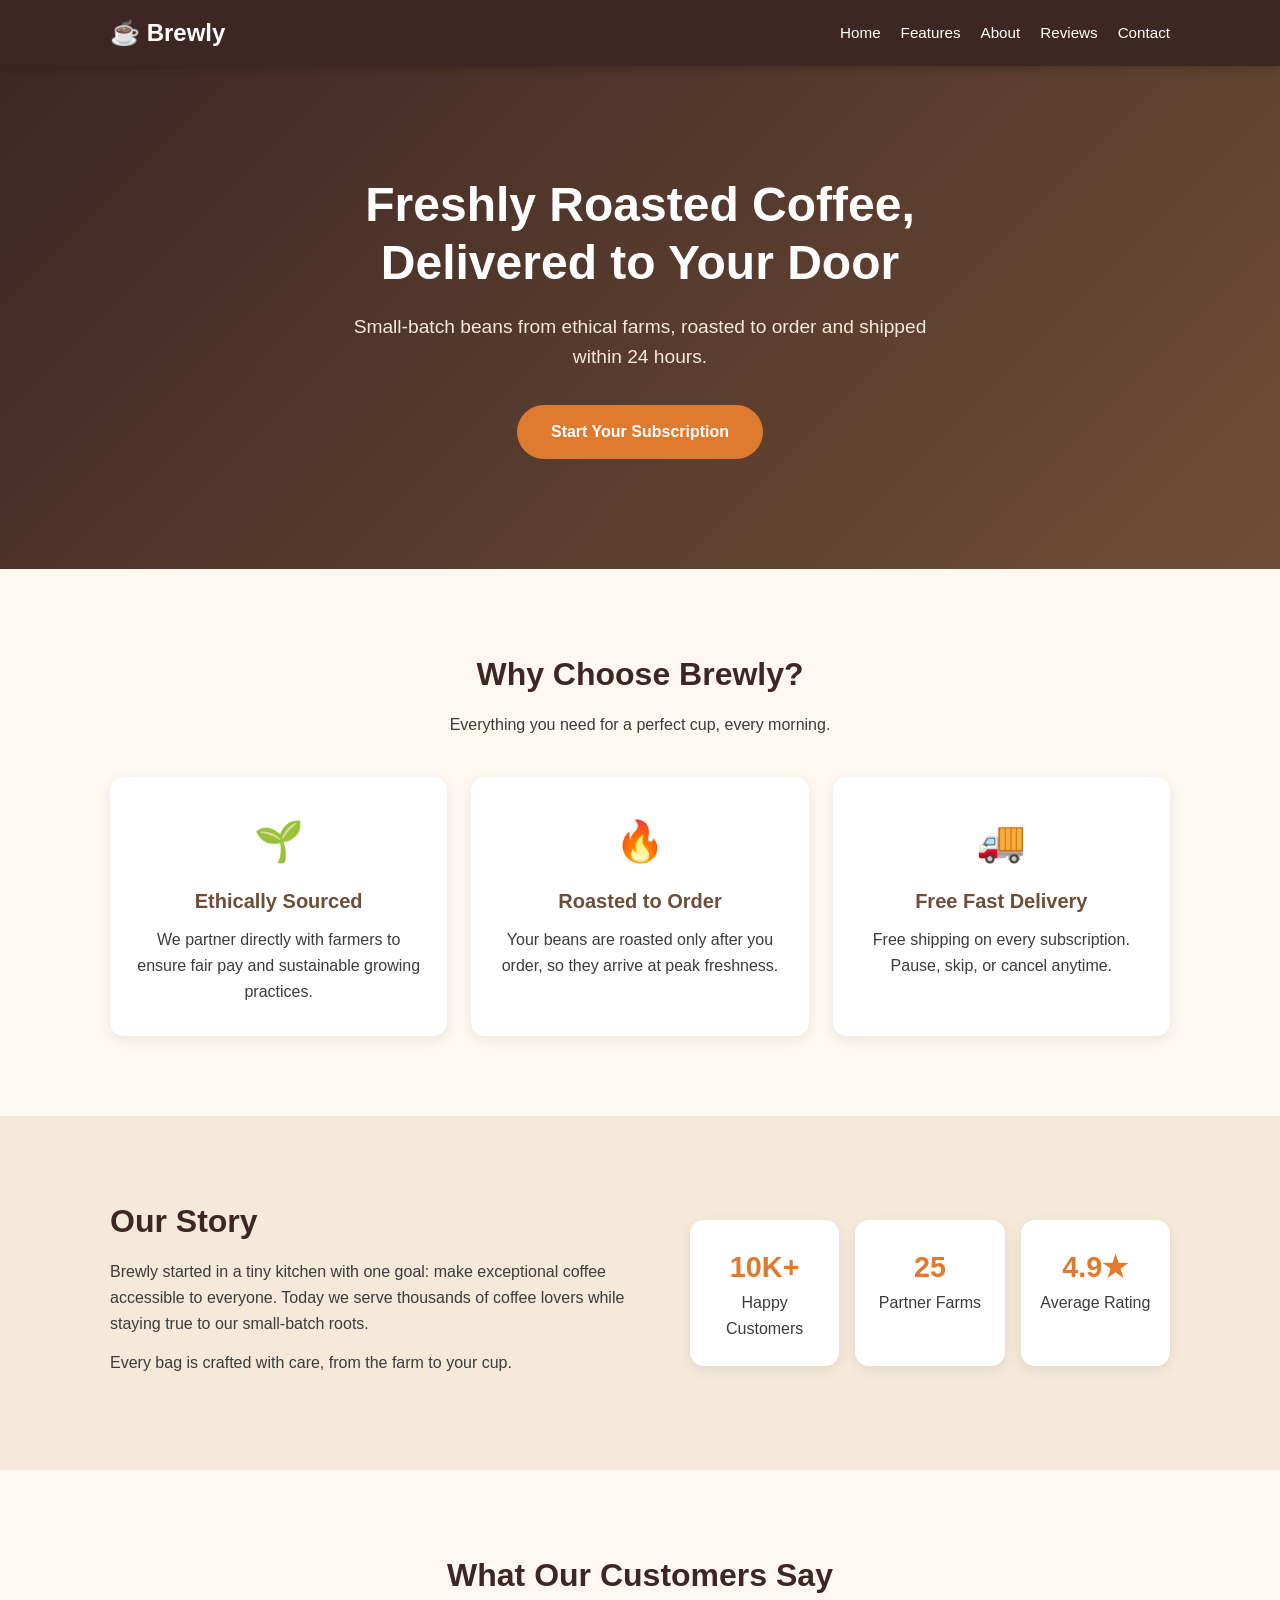
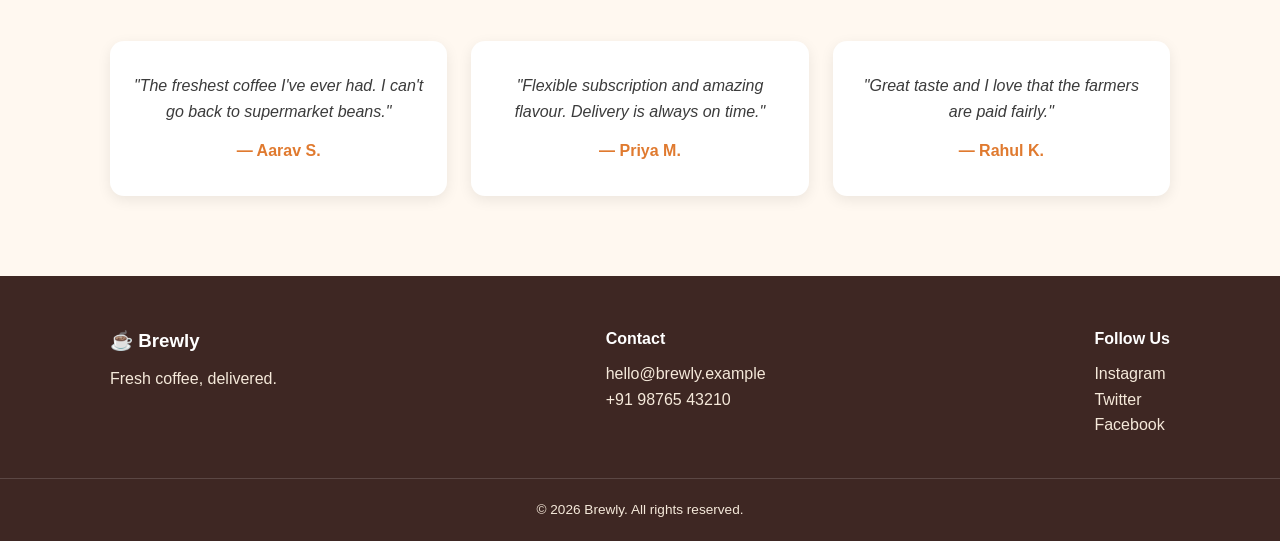
<file: 1.Landing Page/index.html>
<!DOCTYPE html>
<html lang="en">
<head>
  <meta charset="UTF-8">
  <meta name="viewport" content="width=device-width, initial-scale=1.0">
  <title>Brewly | Fresh Coffee, Delivered</title>
  <link rel="stylesheet" href="style.css">
</head>
<body>

  <!-- Navigation -->
  <header class="navbar">
    <div class="container nav-inner">
      <a href="#home" class="logo">☕ Brewly</a>
      <nav>
        <ul class="nav-links">
          <li><a href="#home">Home</a></li>
          <li><a href="#features">Features</a></li>
          <li><a href="#about">About</a></li>
          <li><a href="#testimonials">Reviews</a></li>
          <li><a href="#contact">Contact</a></li>
        </ul>
      </nav>
    </div>
  </header>

  <!-- Hero -->
  <section class="hero" id="home">
    <div class="container hero-content">
      <h1>Freshly Roasted Coffee,<br>Delivered to Your Door</h1>
      <p>Small-batch beans from ethical farms, roasted to order and shipped within 24 hours.</p>
      <a href="#features" class="btn">Start Your Subscription</a>
    </div>
  </section>

  <!-- Features -->
  <section class="section" id="features">
    <div class="container">
      <h2 class="section-title">Why Choose Brewly?</h2>
      <p class="section-sub">Everything you need for a perfect cup, every morning.</p>
      <div class="grid">
        <article class="card">
          <div class="icon">🌱</div>
          <h3>Ethically Sourced</h3>
          <p>We partner directly with farmers to ensure fair pay and sustainable growing practices.</p>
        </article>
        <article class="card">
          <div class="icon">🔥</div>
          <h3>Roasted to Order</h3>
          <p>Your beans are roasted only after you order, so they arrive at peak freshness.</p>
        </article>
        <article class="card">
          <div class="icon">🚚</div>
          <h3>Free Fast Delivery</h3>
          <p>Free shipping on every subscription. Pause, skip, or cancel anytime.</p>
        </article>
      </div>
    </div>
  </section>

  <!-- About -->
  <section class="section section-alt" id="about">
    <div class="container about">
      <div class="about-text">
        <h2 class="section-title left">Our Story</h2>
        <p>Brewly started in a tiny kitchen with one goal: make exceptional coffee accessible to everyone. Today we serve thousands of coffee lovers while staying true to our small-batch roots.</p>
        <p>Every bag is crafted with care, from the farm to your cup.</p>
      </div>
      <div class="about-stats">
        <div class="stat"><strong>10K+</strong><span>Happy Customers</span></div>
        <div class="stat"><strong>25</strong><span>Partner Farms</span></div>
        <div class="stat"><strong>4.9★</strong><span>Average Rating</span></div>
      </div>
    </div>
  </section>

  <!-- Testimonials -->
  <section class="section" id="testimonials">
    <div class="container">
      <h2 class="section-title">What Our Customers Say</h2>
      <div class="grid">
        <blockquote class="card quote">
          <p>"The freshest coffee I've ever had. I can't go back to supermarket beans."</p>
          <cite>— Aarav S.</cite>
        </blockquote>
        <blockquote class="card quote">
          <p>"Flexible subscription and amazing flavour. Delivery is always on time."</p>
          <cite>— Priya M.</cite>
        </blockquote>
        <blockquote class="card quote">
          <p>"Great taste and I love that the farmers are paid fairly."</p>
          <cite>— Rahul K.</cite>
        </blockquote>
      </div>
    </div>
  </section>

  <!-- Footer -->
  <footer class="footer" id="contact">
    <div class="container footer-inner">
      <div>
        <h3>☕ Brewly</h3>
        <p>Fresh coffee, delivered.</p>
      </div>
      <div>
        <h4>Contact</h4>
        <p>hello@brewly.example</p>
        <p>+91 98765 43210</p>
      </div>
      <div>
        <h4>Follow Us</h4>
        <p><a href="#">Instagram</a></p>
        <p><a href="#">Twitter</a></p>
        <p><a href="#">Facebook</a></p>
      </div>
    </div>
    <p class="copyright">&copy; 2026 Brewly. All rights reserved.</p>
  </footer>

</body>
</html>
</file>
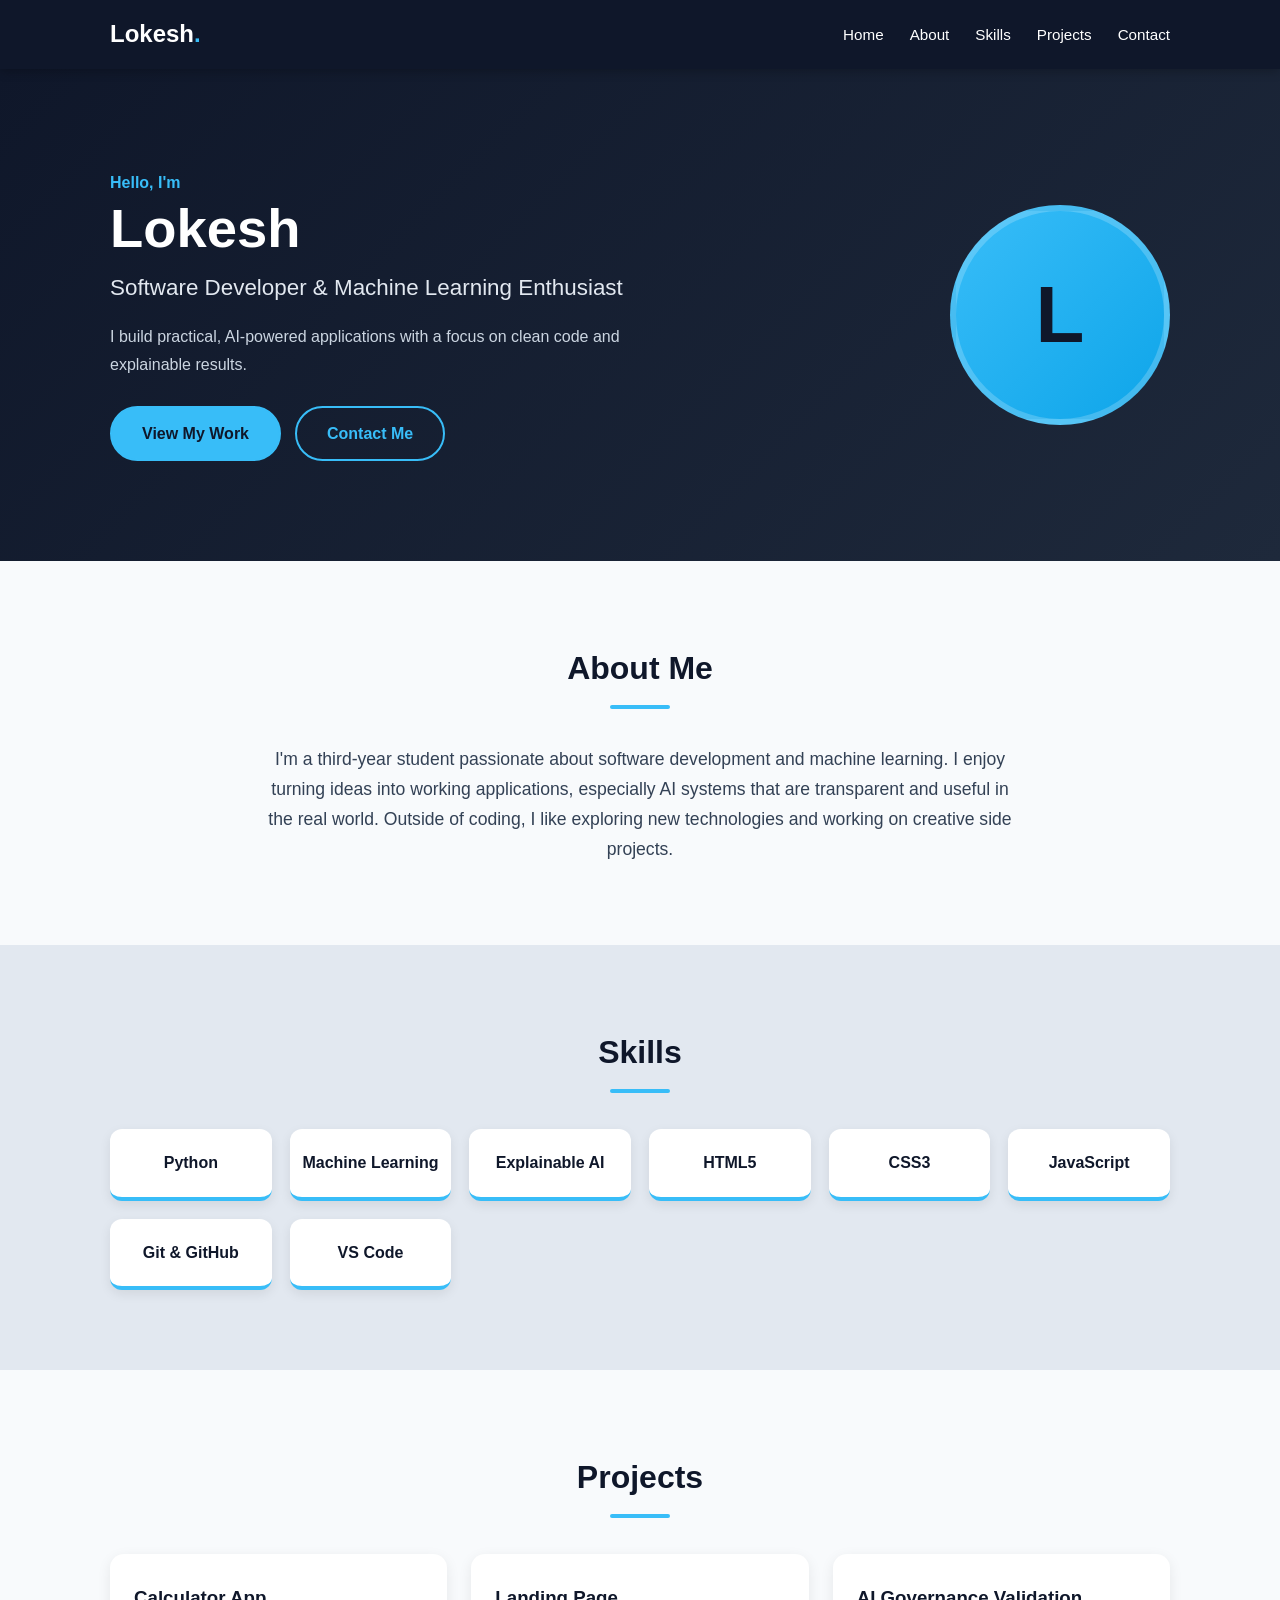
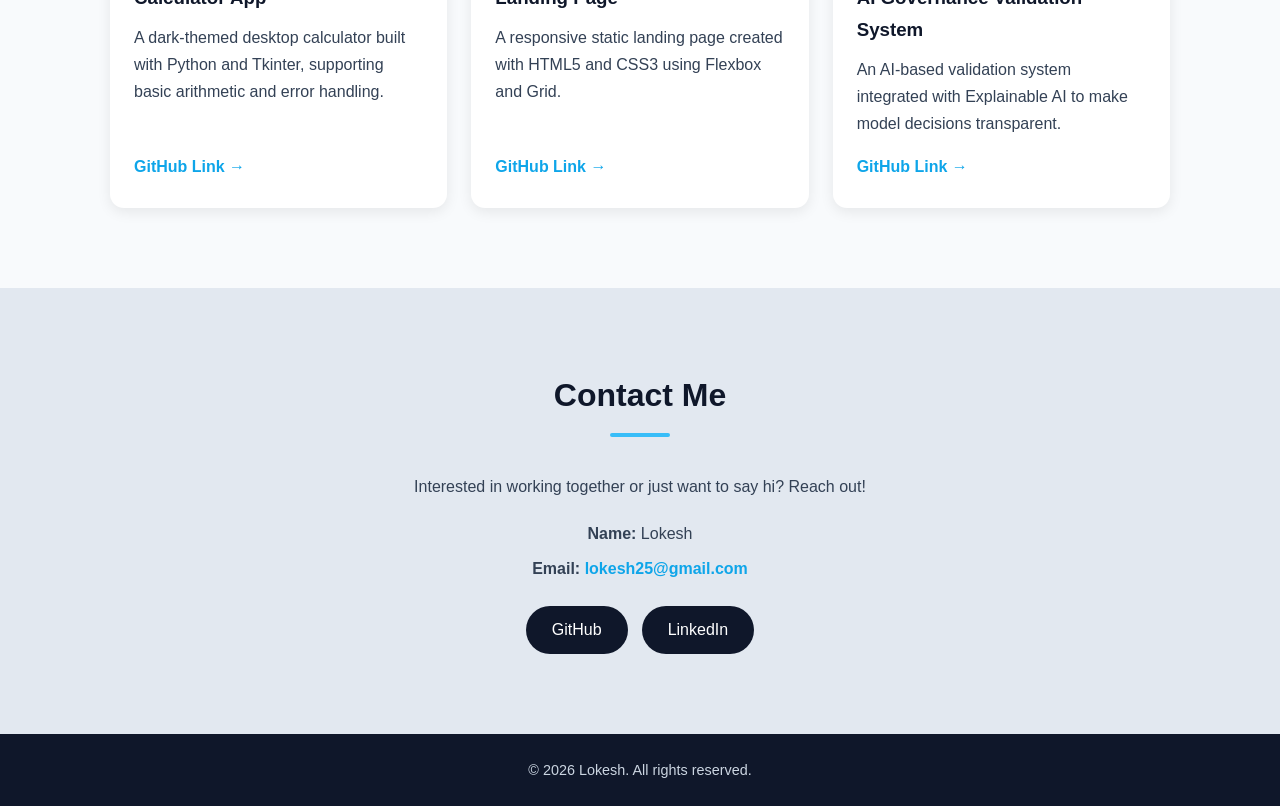
<file: 2.Portfolio/index.html>
<!DOCTYPE html>
<html lang="en">
<head>
  <meta charset="UTF-8">
  <meta name="viewport" content="width=device-width, initial-scale=1.0">
  <title>Lokesh | Portfolio</title>
  <link rel="stylesheet" href="style.css">
</head>
<body>

  <!-- Navigation -->
  <header class="navbar">
    <div class="container nav-inner">
      <a href="#home" class="logo">Lokesh<span>.</span></a>
      <button class="menu-toggle" id="menuToggle" aria-label="Toggle menu">☰</button>
      <nav>
        <ul class="nav-links" id="navLinks">
          <li><a href="#home">Home</a></li>
          <li><a href="#about">About</a></li>
          <li><a href="#skills">Skills</a></li>
          <li><a href="#projects">Projects</a></li>
          <li><a href="#contact">Contact</a></li>
        </ul>
      </nav>
    </div>
  </header>

  <!-- Hero / Profile -->
  <section class="hero" id="home">
    <div class="container hero-inner">
      <div class="hero-text">
        <p class="hello">Hello, I'm</p>
        <h1>Lokesh</h1>
        <h2>Software Developer &amp; Machine Learning Enthusiast</h2>
        <p class="hero-desc">I build practical, AI-powered applications with a focus on clean code and explainable results.</p>
        <div class="hero-buttons">
          <a href="#projects" class="btn">View My Work</a>
          <a href="#contact" class="btn btn-outline">Contact Me</a>
        </div>
      </div>
      <div class="avatar" aria-label="Profile photo placeholder">L</div>
    </div>
  </section>

  <!-- About -->
  <section class="section" id="about">
    <div class="container">
      <h2 class="section-title">About Me</h2>
      <p class="about-text">
        I'm a third-year student passionate about software development and machine learning.
        I enjoy turning ideas into working applications, especially AI systems that are transparent and useful in the real world.
        Outside of coding, I like exploring new technologies and working on creative side projects.
      </p>
    </div>
  </section>

  <!-- Skills -->
  <section class="section section-alt" id="skills">
    <div class="container">
      <h2 class="section-title">Skills</h2>
      <div class="skills-grid">
        <div class="skill">Python</div>
        <div class="skill">Machine Learning</div>
        <div class="skill">Explainable AI</div>
        <div class="skill">HTML5</div>
        <div class="skill">CSS3</div>
        <div class="skill">JavaScript</div>
        <div class="skill">Git &amp; GitHub</div>
        <div class="skill">VS Code</div>
      </div>
    </div>
  </section>

  <!-- Projects -->
  <section class="section" id="projects">
    <div class="container">
      <h2 class="section-title">Projects</h2>
      <div class="projects-grid">
        <article class="project-card">
          <h3>Calculator App</h3>
          <p>A dark-themed desktop calculator built with Python and Tkinter, supporting basic arithmetic and error handling.</p>
          <a href="https://github.com/lokesh200625/OIBSIP" target="_blank" rel="noopener">GitHub Link →</a>
        </article>
        <article class="project-card">
          <h3>Landing Page</h3>
          <p>A responsive static landing page created with HTML5 and CSS3 using Flexbox and Grid.</p>
          <a href="https://github.com/lokesh200625/OIBSIP" target="_blank" rel="noopener">GitHub Link →</a>
        </article>
        <article class="project-card">
          <h3>AI Governance Validation System</h3>
          <p>An AI-based validation system integrated with Explainable AI to make model decisions transparent.</p>
          <a href="https://github.com/lokesh200625/OIBSIP" target="_blank" rel="noopener">GitHub Link →</a>
        </article>
      </div>
    </div>
  </section>

  <!-- Contact -->
  <section class="section section-alt" id="contact">
    <div class="container contact">
      <h2 class="section-title">Contact Me</h2>
      <p class="contact-sub">Interested in working together or just want to say hi? Reach out!</p>
      <p class="contact-info"><strong>Name:</strong> Lokesh</p>
      <p class="contact-info"><strong>Email:</strong> <a href="mailto:lokesh25@gmail.com">lokesh25@gmail.com</a></p>
      <div class="social">
        <a href="https://github.com/lokesh200625" target="_blank" rel="noopener">GitHub</a>
        <a href="https://www.linkedin.com/in/lokesh-r-778017333" target="_blank" rel="noopener">LinkedIn</a>
      </div>
    </div>
  </section>

  <!-- Footer -->
  <footer class="footer">
    <p>&copy; 2026 Lokesh. All rights reserved.</p>
  </footer>

  <script src="script.js"></script>
</body>
</html>
</file>
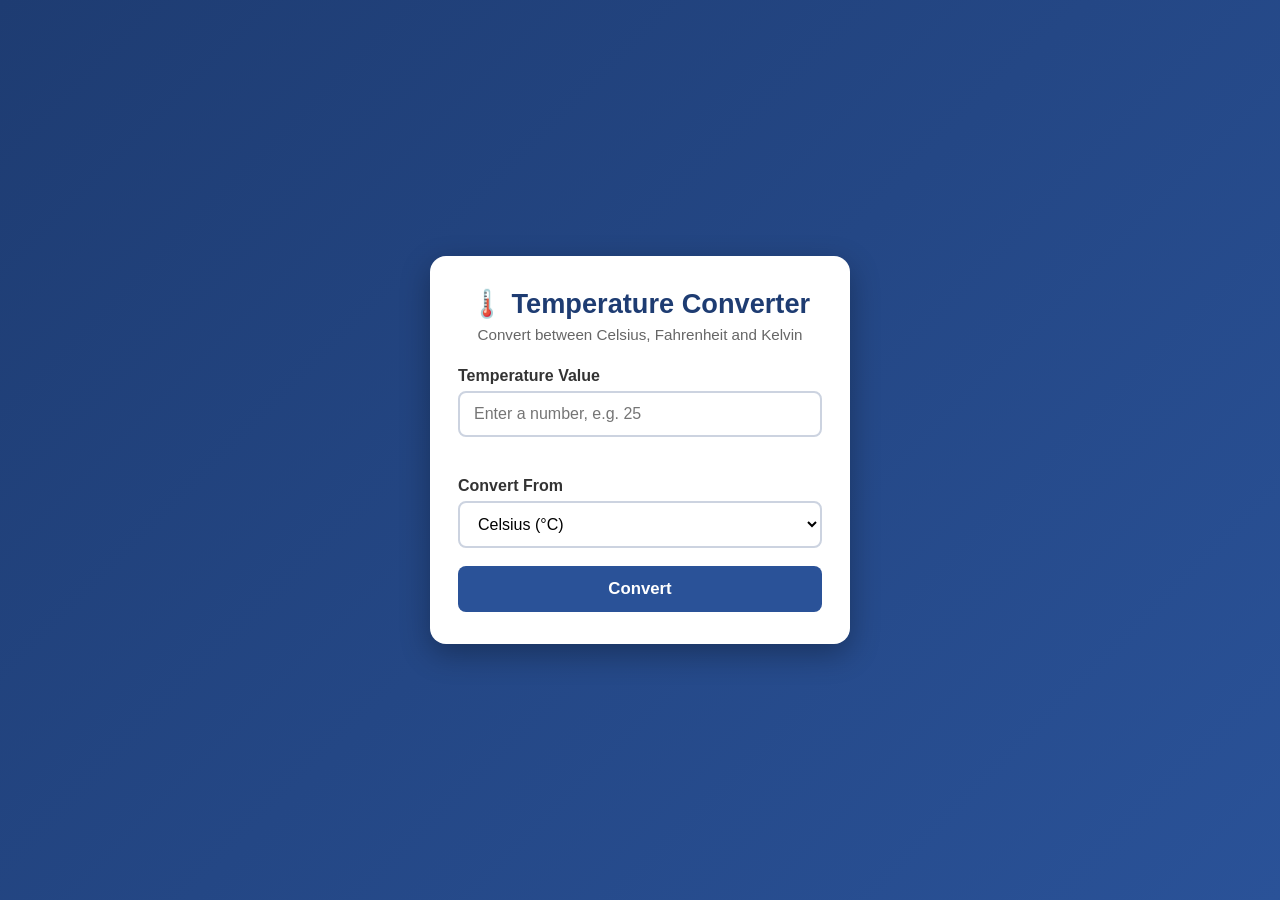
<file: 3.Temperature/index.html>
<!DOCTYPE html>
<html lang="en">
<head>
  <meta charset="UTF-8">
  <meta name="viewport" content="width=device-width, initial-scale=1.0">
  <title>Temperature Converter</title>
  <link rel="stylesheet" href="style.css">
</head>
<body>

  <main class="converter">
    <h1>🌡️ Temperature Converter</h1>
    <p class="subtitle">Convert between Celsius, Fahrenheit and Kelvin</p>

    <div class="form-group">
      <label for="tempInput">Temperature Value</label>
      <input type="text" id="tempInput" placeholder="Enter a number, e.g. 25" inputmode="decimal" autocomplete="off">
      <p class="error" id="errorMsg" role="alert"></p>
    </div>

    <div class="form-group">
      <label for="unitSelect">Convert From</label>
      <select id="unitSelect">
        <option value="C">Celsius (°C)</option>
        <option value="F">Fahrenheit (°F)</option>
        <option value="K">Kelvin (K)</option>
      </select>
    </div>

    <button id="convertBtn" type="button">Convert</button>

    <div class="result" id="result" hidden>
      <h2>Results</h2>
      <div class="result-row"><span>Celsius</span><strong id="resC">-</strong></div>
      <div class="result-row"><span>Fahrenheit</span><strong id="resF">-</strong></div>
      <div class="result-row"><span>Kelvin</span><strong id="resK">-</strong></div>
    </div>
  </main>

  <script src="script.js"></script>
</body>
</html>
</file>
<file: 1.Landing Page/style.css>
/* ---------- Reset & Variables ---------- */
*,
*::before,
*::after {
  box-sizing: border-box;
  margin: 0;
  padding: 0;
}

:root {
  --brown-dark: #3e2723;
  --brown: #6f4e37;
  --orange: #e07a2f;
  --cream: #fff8f0;
  --cream-dark: #f5e9da;
  --text: #3b3b3b;
  --white: #ffffff;
}

html {
  scroll-behavior: smooth;
  scroll-padding-top: 80px;
}

body {
  font-family: "Segoe UI", Arial, sans-serif;
  font-size: 16px;
  line-height: 1.6;
  color: var(--text);
  background: var(--cream);
}

a {
  text-decoration: none;
  color: inherit;
}

ul {
  list-style: none;
}

.container {
  width: 100%;
  max-width: 1100px;
  margin: 0 auto;
  padding: 0 20px;
}

/* ---------- Navbar ---------- */
.navbar {
  position: sticky;
  top: 0;
  z-index: 100;
  background: var(--brown-dark);
  color: var(--white);
  box-shadow: 0 2px 8px rgba(0, 0, 0, 0.2);
}

.nav-inner {
  display: flex;
  justify-content: space-between;
  align-items: center;
  flex-wrap: wrap;
  gap: 10px;
  padding-top: 14px;
  padding-bottom: 14px;
}

.logo {
  font-size: 1.5rem;
  font-weight: 700;
}

.nav-links {
  display: flex;
  flex-wrap: wrap;
  gap: 20px;
}

.nav-links a {
  font-size: 0.95rem;
  padding: 4px 0;
  border-bottom: 2px solid transparent;
  transition: color 0.2s, border-color 0.2s;
}

.nav-links a:hover {
  color: var(--orange);
  border-color: var(--orange);
}

/* ---------- Hero ---------- */
.hero {
  background: linear-gradient(135deg, var(--brown-dark), var(--brown));
  color: var(--white);
  text-align: center;
  padding: 110px 0;
}

.hero h1 {
  font-size: 3rem;
  line-height: 1.2;
  margin-bottom: 20px;
}

.hero p {
  font-size: 1.2rem;
  max-width: 600px;
  margin: 0 auto 32px;
  color: var(--cream-dark);
}

.btn {
  display: inline-block;
  background: var(--orange);
  color: var(--white);
  font-weight: 600;
  padding: 14px 34px;
  border-radius: 50px;
  transition: transform 0.2s, background 0.2s;
}

.btn:hover {
  background: #c9671f;
  transform: translateY(-2px);
}

/* ---------- Sections ---------- */
.section {
  padding: 80px 0;
}

.section-alt {
  background: var(--cream-dark);
}

.section-title {
  font-size: 2rem;
  text-align: center;
  color: var(--brown-dark);
  margin-bottom: 12px;
}

.section-title.left {
  text-align: left;
}

.section-sub {
  text-align: center;
  margin-bottom: 40px;
}

/* ---------- Cards Grid ---------- */
.grid {
  display: grid;
  grid-template-columns: repeat(auto-fit, minmax(260px, 1fr));
  gap: 24px;
  margin-top: 40px;
}

.card {
  background: var(--white);
  padding: 32px 24px;
  border-radius: 14px;
  box-shadow: 0 4px 14px rgba(0, 0, 0, 0.08);
  text-align: center;
  transition: transform 0.2s;
}

.card:hover {
  transform: translateY(-6px);
}

.card h3 {
  color: var(--brown);
  margin-bottom: 10px;
  font-size: 1.25rem;
}

.icon {
  font-size: 2.5rem;
  margin-bottom: 12px;
}

.quote p {
  font-style: italic;
  margin-bottom: 14px;
}

.quote cite {
  color: var(--orange);
  font-weight: 600;
  font-style: normal;
}

/* ---------- About ---------- */
.about {
  display: flex;
  flex-wrap: wrap;
  align-items: center;
  gap: 40px;
}

.about-text {
  flex: 1 1 360px;
}

.about-text p {
  margin-bottom: 14px;
}

.about-stats {
  flex: 1 1 300px;
  display: grid;
  grid-template-columns: repeat(auto-fit, minmax(120px, 1fr));
  gap: 16px;
}

.stat {
  background: var(--white);
  padding: 24px 12px;
  border-radius: 14px;
  text-align: center;
  box-shadow: 0 4px 14px rgba(0, 0, 0, 0.08);
}

.stat strong {
  display: block;
  font-size: 1.8rem;
  color: var(--orange);
}

/* ---------- Footer ---------- */
.footer {
  background: var(--brown-dark);
  color: var(--cream-dark);
  padding: 50px 0 20px;
}

.footer-inner {
  display: flex;
  flex-wrap: wrap;
  justify-content: space-between;
  gap: 30px;
}

.footer h3,
.footer h4 {
  color: var(--white);
  margin-bottom: 10px;
}

.footer a:hover {
  color: var(--orange);
}

.copyright {
  text-align: center;
  margin-top: 40px;
  padding-top: 20px;
  border-top: 1px solid rgba(255, 255, 255, 0.15);
  font-size: 0.85rem;
}

/* ---------- Responsive ---------- */
@media (max-width: 768px) {
  .hero {
    padding: 70px 0;
  }

  .hero h1 {
    font-size: 2.1rem;
  }

  .hero p {
    font-size: 1rem;
  }

  .section {
    padding: 56px 0;
  }

  .nav-inner {
    justify-content: center;
  }

  .nav-links {
    justify-content: center;
    gap: 14px;
  }
}
</file>
<file: 2.Portfolio/style.css>
/* ---------- Reset & Variables ---------- */
*,
*::before,
*::after {
  box-sizing: border-box;
  margin: 0;
  padding: 0;
}

:root {
  --navy: #0f172a;
  --navy-light: #1e293b;
  --accent: #38bdf8;
  --accent-dark: #0ea5e9;
  --bg: #f8fafc;
  --bg-alt: #e2e8f0;
  --text: #334155;
  --white: #ffffff;
}

html {
  scroll-behavior: smooth;
  scroll-padding-top: 70px;
}

body {
  font-family: "Poppins", "Segoe UI", Arial, sans-serif;
  font-size: 16px;
  line-height: 1.7;
  color: var(--text);
  background: var(--bg);
}

a {
  text-decoration: none;
  color: inherit;
}

ul {
  list-style: none;
}

.container {
  width: 100%;
  max-width: 1100px;
  margin: 0 auto;
  padding: 0 20px;
}

/* ---------- Navbar ---------- */
.navbar {
  position: sticky;
  top: 0;
  z-index: 100;
  background: var(--navy);
  color: var(--white);
  box-shadow: 0 2px 10px rgba(0, 0, 0, 0.25);
}

.nav-inner {
  display: flex;
  justify-content: space-between;
  align-items: center;
  padding-top: 14px;
  padding-bottom: 14px;
}

.logo {
  font-size: 1.5rem;
  font-weight: 700;
}

.logo span {
  color: var(--accent);
}

.nav-links {
  display: flex;
  gap: 26px;
}

.nav-links a {
  font-size: 0.95rem;
  padding: 4px 0;
  border-bottom: 2px solid transparent;
  transition: color 0.2s, border-color 0.2s;
}

.nav-links a:hover {
  color: var(--accent);
  border-color: var(--accent);
}

.menu-toggle {
  display: none;
  background: none;
  border: none;
  color: var(--white);
  font-size: 1.8rem;
  cursor: pointer;
}

/* ---------- Hero ---------- */
.hero {
  background: linear-gradient(135deg, var(--navy), var(--navy-light));
  color: var(--white);
  padding: 100px 0;
}

.hero-inner {
  display: flex;
  align-items: center;
  justify-content: space-between;
  flex-wrap: wrap;
  gap: 40px;
}

.hero-text {
  flex: 1 1 420px;
}

.hello {
  color: var(--accent);
  font-weight: 600;
}

.hero h1 {
  font-size: 3.4rem;
  line-height: 1.2;
}

.hero h2 {
  font-size: 1.4rem;
  font-weight: 500;
  color: var(--bg-alt);
  margin: 8px 0 16px;
}

.hero-desc {
  max-width: 520px;
  margin-bottom: 28px;
  color: #cbd5e1;
}

.hero-buttons {
  display: flex;
  flex-wrap: wrap;
  gap: 14px;
}

.btn {
  display: inline-block;
  background: var(--accent);
  color: var(--navy);
  font-weight: 600;
  padding: 12px 30px;
  border: 2px solid var(--accent);
  border-radius: 50px;
  transition: background 0.2s, color 0.2s, transform 0.2s;
}

.btn:hover {
  background: var(--accent-dark);
  border-color: var(--accent-dark);
  transform: translateY(-2px);
}

.btn-outline {
  background: transparent;
  color: var(--accent);
}

.btn-outline:hover {
  color: var(--navy);
}

.avatar {
  width: 220px;
  height: 220px;
  border-radius: 50%;
  background: linear-gradient(135deg, var(--accent), var(--accent-dark));
  color: var(--navy);
  display: flex;
  align-items: center;
  justify-content: center;
  font-size: 5rem;
  font-weight: 700;
  border: 6px solid rgba(255, 255, 255, 0.2);
  margin: 0 auto;
}

/* ---------- Sections ---------- */
.section {
  padding: 80px 0;
}

.section-alt {
  background: var(--bg-alt);
}

.section-title {
  font-size: 2rem;
  text-align: center;
  color: var(--navy);
  margin-bottom: 36px;
}

.section-title::after {
  content: "";
  display: block;
  width: 60px;
  height: 4px;
  background: var(--accent);
  border-radius: 2px;
  margin: 10px auto 0;
}

/* ---------- About ---------- */
.about-text {
  max-width: 750px;
  margin: 0 auto;
  text-align: center;
  font-size: 1.1rem;
}

/* ---------- Skills ---------- */
.skills-grid {
  display: grid;
  grid-template-columns: repeat(auto-fit, minmax(160px, 1fr));
  gap: 18px;
}

.skill {
  background: var(--white);
  padding: 20px 12px;
  text-align: center;
  font-weight: 600;
  color: var(--navy);
  border-radius: 12px;
  border-bottom: 4px solid var(--accent);
  box-shadow: 0 4px 12px rgba(0, 0, 0, 0.08);
  transition: transform 0.2s;
}

.skill:hover {
  transform: translateY(-5px);
}

/* ---------- Projects ---------- */
.projects-grid {
  display: grid;
  grid-template-columns: repeat(auto-fit, minmax(280px, 1fr));
  gap: 24px;
}

.project-card {
  background: var(--white);
  padding: 28px 24px;
  border-radius: 14px;
  box-shadow: 0 4px 14px rgba(0, 0, 0, 0.08);
  display: flex;
  flex-direction: column;
  transition: transform 0.2s;
}

.project-card:hover {
  transform: translateY(-6px);
}

.project-card h3 {
  color: var(--navy);
  margin-bottom: 10px;
}

.project-card p {
  flex: 1;
  margin-bottom: 16px;
}

.project-card a {
  color: var(--accent-dark);
  font-weight: 600;
}

.project-card a:hover {
  text-decoration: underline;
}

/* ---------- Contact ---------- */
.contact {
  text-align: center;
}

.contact-sub {
  margin-bottom: 20px;
}

.contact-info {
  margin-bottom: 8px;
}

.contact-info a {
  color: var(--accent-dark);
  font-weight: 600;
}

.social {
  display: flex;
  justify-content: center;
  flex-wrap: wrap;
  gap: 14px;
  margin-top: 24px;
}

.social a {
  background: var(--navy);
  color: var(--white);
  padding: 10px 26px;
  border-radius: 50px;
  transition: background 0.2s, color 0.2s;
}

.social a:hover {
  background: var(--accent);
  color: var(--navy);
}

/* ---------- Footer ---------- */
.footer {
  background: var(--navy);
  color: #cbd5e1;
  text-align: center;
  padding: 24px 20px;
  font-size: 0.9rem;
}

/* ---------- Responsive ---------- */
@media (max-width: 768px) {
  .menu-toggle {
    display: block;
  }

  .nav-inner {
    flex-wrap: wrap;
  }

  nav {
    width: 100%;
  }

  .nav-links {
    display: none;
    flex-direction: column;
    gap: 0;
    width: 100%;
    padding-top: 10px;
  }

  .nav-links.open {
    display: flex;
  }

  .nav-links a {
    display: block;
    padding: 10px 0;
  }

  .hero {
    padding: 60px 0;
    text-align: center;
  }

  .hero h1 {
    font-size: 2.5rem;
  }

  .hero-desc {
    margin-left: auto;
    margin-right: auto;
  }

  .hero-buttons {
    justify-content: center;
  }

  .avatar {
    width: 170px;
    height: 170px;
    font-size: 4rem;
  }

  .section {
    padding: 56px 0;
  }
}
</file>
<file: 3.Temperature/style.css>
*,
*::before,
*::after {
  box-sizing: border-box;
  margin: 0;
  padding: 0;
}

body {
  min-height: 100vh;
  display: flex;
  justify-content: center;
  align-items: center;
  padding: 20px;
  font-family: "Segoe UI", Arial, sans-serif;
  background: linear-gradient(135deg, #1e3c72, #2a5298);
}

.converter {
  width: 100%;
  max-width: 420px;
  background: #ffffff;
  padding: 32px 28px;
  border-radius: 16px;
  box-shadow: 0 10px 30px rgba(0, 0, 0, 0.3);
  text-align: center;
}

h1 {
  font-size: 1.7rem;
  color: #1e3c72;
  margin-bottom: 6px;
}

.subtitle {
  color: #666;
  font-size: 0.95rem;
  margin-bottom: 24px;
}

.form-group {
  text-align: left;
  margin-bottom: 18px;
}

label {
  display: block;
  font-weight: 600;
  color: #333;
  margin-bottom: 6px;
}

input,
select {
  width: 100%;
  padding: 12px 14px;
  font-size: 1rem;
  border: 2px solid #ccd3e0;
  border-radius: 8px;
  outline: none;
  background: #fff;
  transition: border-color 0.2s;
}

input:focus,
select:focus {
  border-color: #2a5298;
}

input.invalid {
  border-color: #e53935;
}

.error {
  color: #e53935;
  font-size: 0.85rem;
  min-height: 1.2em;
  margin-top: 6px;
}

button {
  width: 100%;
  padding: 13px;
  font-size: 1.05rem;
  font-weight: 600;
  color: #fff;
  background: #2a5298;
  border: none;
  border-radius: 8px;
  cursor: pointer;
  transition: background 0.2s, transform 0.1s;
}

button:hover {
  background: #1e3c72;
}

button:active {
  transform: scale(0.98);
}

.result {
  margin-top: 24px;
  padding: 18px;
  background: #f1f5fb;
  border-radius: 10px;
  text-align: left;
}

.result[hidden] {
  display: none;
}

.result h2 {
  font-size: 1.1rem;
  color: #1e3c72;
  margin-bottom: 10px;
}

.result-row {
  display: flex;
  justify-content: space-between;
  padding: 8px 0;
  border-bottom: 1px solid #d9e1ef;
}

.result-row:last-child {
  border-bottom: none;
}

.result-row strong {
  color: #1e3c72;
}

@media (max-width: 480px) {
  .converter {
    padding: 24px 18px;
  }

  h1 {
    font-size: 1.4rem;
  }
}
</file>
